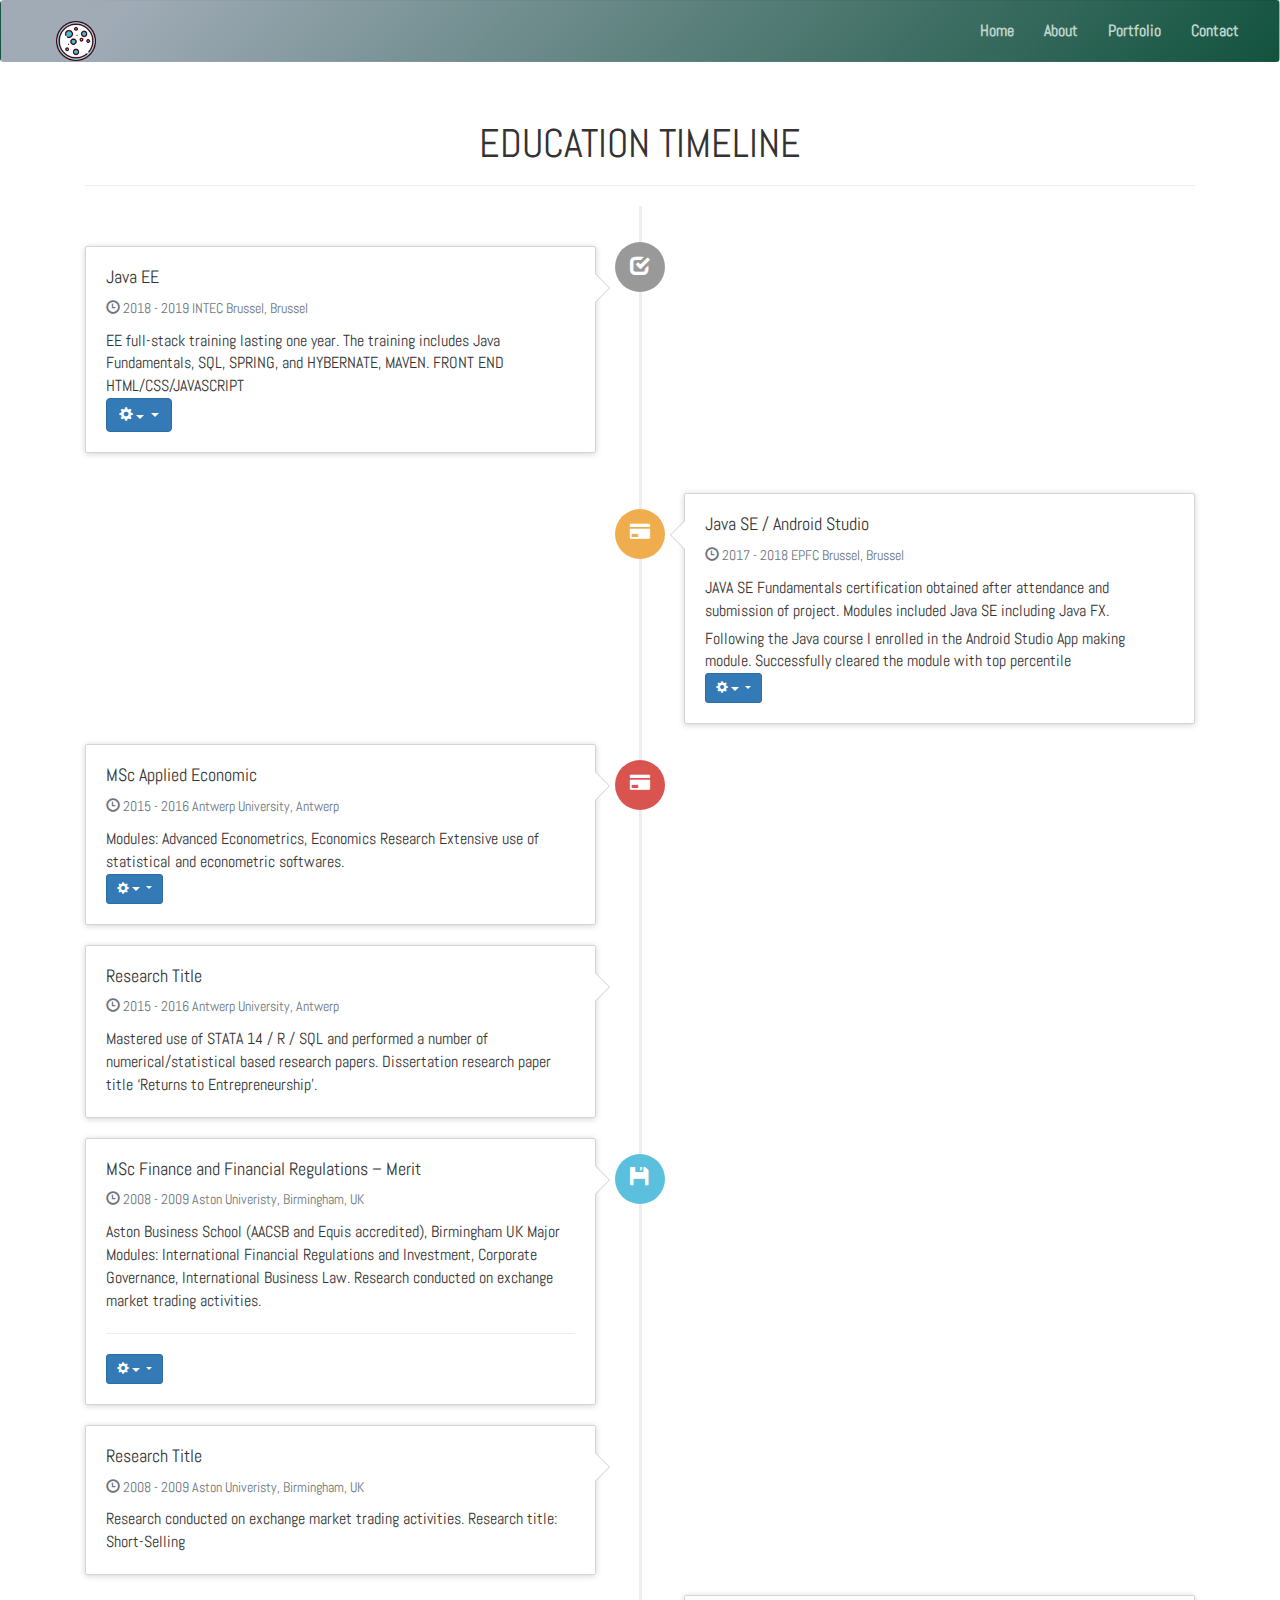
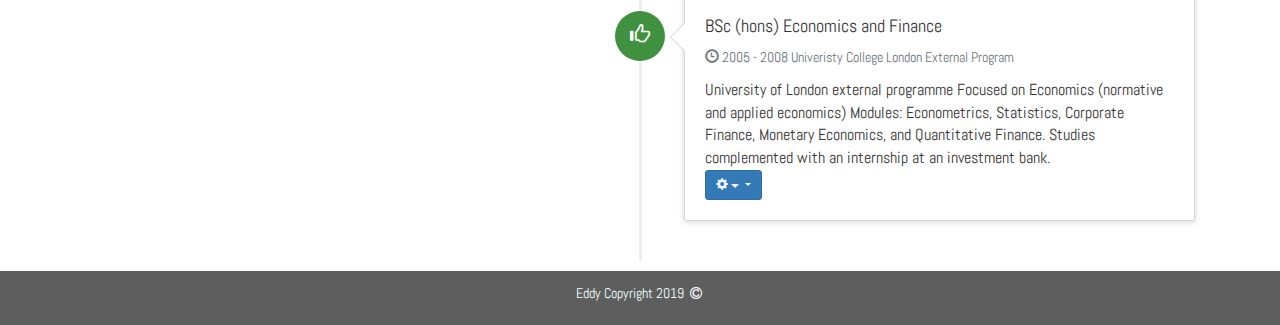
<file: src/main/webapp/education.html>
<!DOCTYPE html>


<head>
    <meta charset='utf-8'>

    <title>Eddy Portfolio</title>
    <meta name='viewport' content='width=device-width, initial-scale=1'>

    <link rel='stylesheet' type='text/css' media='screen' href='CSS/style.css'>

    <link rel="stylesheet" href="https://stackpath.bootstrapcdn.com/bootstrap/4.3.1/css/bootstrap.min.css">
    <link rel="stylesheet" href="https://stackpath.bootstrapcdn.com/font-awesome/4.7.0/css/font-awesome.min.css">
    <link href="https://stackpath.bootstrapcdn.com/font-awesome/4.7.0/css/font-awesome.min.css" rel="stylesheet"
        integrity="sha384-wvfXpqpZZVQGK6TAh5PVlGOfQNHSoD2xbE+QkPxCAFlNEevoEH3Sl0sibVcOQVnN" crossorigin="anonymous">


    <script src="https://code.jquery.com/jquery-3.3.1.slim.min.js"></script>
    <script src="https://cdnjs.cloudflare.com/ajax/libs/popper.js/1.14.7/umd/popper.min.js"></script>
    <script src="https://stackpath.bootstrapcdn.com/bootstrap/4.3.1/js/bootstrap.min.js"></script>
    <link href="//netdna.bootstrapcdn.com/bootstrap/3.0.3/css/bootstrap.min.css" rel="stylesheet" id="bootstrap-css">
    <script src="//netdna.bootstrapcdn.com/bootstrap/3.0.3/js/bootstrap.min.js"></script>
    <script src="//code.jquery.com/jquery-1.11.1.min.js"></script>

    <script src="js\smooth-scroll.js"></script>
    <script>
        var scroll = new SmoothScroll('a[href*="#"]');
    </script>
</head>

<body>
<!-- #region NAV BAR-->
<section id="nav-bar">

    <nav class="navbar navbar-expand-lg navbar-light">
        <a class="navbar-brand" href="#"><img src="resources\petri-dish.png" style="widows: 100px;height:40px"
                onclick="goBack()"></a>
        <script>
            function goBack() {
                window.history.back();
            }
        </script>

        <button class="navbar-toggler" type="button" data-toggle="collapse" data-target="#navbarNav"
            aria-controls="navbarNav" aria-expanded="false" aria-label="Toggle navigation">
            <span class="navbar-toggler-icon"></span>
        </button>
        <div class="collapse navbar-collapse" id="navbarNav">
            <ul class="navbar-nav ml-auto">
                <li class="nav-item ">
                    <a class="nav-link" href="index.html">Home </a>
                </li>
                <li class="nav-item">
                    <a class="nav-link" href="index.html#about">About</a>
                </li>
                <li class="nav-item">
                    <a class="nav-link" href="index.html#portfolio">Portfolio</a>
                </li>
                <li class="nav-item">
                    <a class="nav-link" href="index.html#contact">Contact</a>
                </li>
            </ul>
        </div>
    </nav>
</section>


<!-- #region EDUCATION TIMELINE-->

<section>

<div class="container">
    <div class="page-header">
        <h1 id="timeline">EDUCATION TIMELINE</h1>
    </div>

    <!-- #region INTEC JAVA EE-->
    <ul class="timeline">
        <li class="timeline">
            <div class="timeline-badge"><i class="glyphicon glyphicon-check"></i></div>
            <div class="timeline-panel">
                <div class="timeline-heading">
                    <h4 class="timeline-title">Java EE
                    </h4>
                    <p><small class="text-muted"><i class="glyphicon glyphicon-time"></i> 2018 - 2019 INTEC Brussel,
                            Brussel
                        </small></p>
                </div>
                <div class="timeline-body">
                    <p>EE full-stack training lasting one year. The training includes Java Fundamentals, SQL,
                        SPRING, and HYBERNATE, MAVEN. FRONT END HTML/CSS/JAVASCRIPT</p>
                    <div class="btn-group">
                        <button type="button" class="btn btn-primary dropdown-toggle" data-toggle="dropdown">
                            <i class="glyphicon glyphicon-cog"></i> <span class="caret"></span>
                        </button>
                        <ul class="dropdown-menu" role="menu">

                            <li><a href="http://www.intecbrussel.be/">Visit website</a></li>
                            <li><a href="http://www.intecbrussel.be/opleidingen/java-developer-1/">Program details</a>
                            </li>
                            <li><a href="http://www.intecbrussel.be/over-ons/">Check accreditations</a></li>

                        </ul>
                    </div>
                </div>
            </div>
        </li>



        <!-- #region EPFC ANDROID-->
        <li class="timeline-inverted">
            <div class="timeline-badge warning"><i class="glyphicon glyphicon-credit-card"></i></div>
            <div class="timeline-panel">
                <div class="timeline-heading">
                    <h4 class="timeline-title">Java SE / Android Studio</h4>
                </div>
                <p><small class="text-muted"><i class="glyphicon glyphicon-time"></i> 2017 - 2018 EPFC Brussel, Brussel
                    </small></p>
                <div class="timeline-body">
                    <p>JAVA SE Fundamentals certification obtained after attendance and submission of project.
                        Modules included Java SE including Java FX. </p>
                    <p>Following the Java course I enrolled in the
                        Android Studio App making module. Successfully cleared the module with top percentile</p>
                    <div class="btn-group">
                        <button type="button" class="btn btn-primary btn-sm dropdown-toggle" data-toggle="dropdown">
                            <i class="glyphicon glyphicon-cog"></i> <span class="caret"></span>
                        </button>
                        <ul class="dropdown-menu" role="menu">
                            
                            <li><a href="https://www.epfc.eu/">Visit website</a></li>
                            <li><a
                                    href="https://www.epfc.eu/formations/16-formations-informatiques/programmation/50-certification-java.html">Program
                                    details</a></li>
                                    <li><a href="https://www.epfc.eu/">Check accreditations</a></li>

                        </ul>
                    </div>
                </div>
            </div>
        </li>

        <!-- #region MSC ANTWERP UNI-->
        <li>
            <div class="timeline-badge danger"><i class="glyphicon glyphicon-credit-card"></i></div>
            <div class="timeline-panel">
                <div class="timeline-heading">
                    <h4 class="timeline-title">MSc Applied Economic</h4>
                </div>
                <p><small class="text-muted"><i class="glyphicon glyphicon-time"></i> 2015 - 2016 Antwerp University,
                        Antwerp
                    </small></p>
                <div class="timeline-body">
                    <p>
                        Modules: Advanced Econometrics, Economics Research Extensive use of statistical and
                        econometric softwares.
                    </p>
                    <div class="btn-group">
                        <button type="button" class="btn btn-primary btn-sm dropdown-toggle" data-toggle="dropdown">
                            <i class="glyphicon glyphicon-cog"></i> <span class="caret"></span>
                        </button>
                        <ul class="dropdown-menu" role="menu">

                            <li><a href="https://www.uantwerpen.be/en/">Visit website</a></li>
                            <li><a
                                    href="https://www.uantwerpen.be/en/study/education-and-training/master-economic-policy/profile/">Program
                                    details</a></li>
                            <li><a
                                    href="https://www.uantwerpen.be/en/about-uantwerp/faculties/faculty-of-business-and-economics/studying-and-education/accreditations-rankings/">Check
                                    accreditations</a></li>

                        </ul>
                    </div>
                </div>
            </div>
        </li>
       <!-- #region ANTWERP RESEARCH-->
        <li>
            <div class="timeline-panel">
                <div class="timeline-heading">
                    <h4 class="timeline-title">Research Title</h4>
                </div>
                <p><small class="text-muted"><i class="glyphicon glyphicon-time"></i> 2015 - 2016 Antwerp University,
                        Antwerp
                    </small></p>
                <div class="timeline-body">
                    <p>Mastered use of STATA 14 / R / SQL and performed a number of numerical/statistical based
                        research
                        papers. Dissertation research paper title ‘Returns to Entrepreneurship’. </p>
                </div>
            </div>
        </li>

        <!-- #region ASTON UNI UK-->
        <li>
            <div class="timeline-badge info"><i class="glyphicon glyphicon-floppy-disk"></i></div>
            <div class="timeline-panel">
                <div class="timeline-heading">
                    <h4 class="timeline-title">MSc Finance and Financial Regulations – Merit</h4>
                </div>
                <p><small class="text-muted"><i class="glyphicon glyphicon-time"></i> 2008 - 2009 Aston Univeristy,
                        Birmingham, UK
                    </small></p>
                <div class="timeline-body">
                    <p>Aston Business School (AACSB and Equis accredited), Birmingham UK Major Modules:
                        International Financial Regulations and Investment, Corporate Governance, International
                        Business Law. Research conducted on exchange market trading activities.</p>
                    <hr>
                    <div class="btn-group">
                        <button type="button" class="btn btn-primary btn-sm dropdown-toggle" data-toggle="dropdown">
                            <i class="glyphicon glyphicon-cog"></i> <span class="caret"></span>
                        </button>
                        <ul class="dropdown-menu" role="menu">
                            <li><a href="https://www2.aston.ac.uk/">Visit website</a></li>

                            <li><a href="https://www2.aston.ac.uk/study/courses/finance-msc">Program details</a></li>
                            <li><a
                                    href="https://www2.aston.ac.uk/study/postgraduate/taught-programmes/abs/rankings-and-accreditation/index">Check
                                    accreditations</a></li>


                        </ul>
                    </div>
                </div>
            </div>
        </li>
        <!-- #region ASTON RESEARCH PAPER-->
        <li>
            <div class="timeline-panel">
                <div class="timeline-heading">
                    <h4 class="timeline-title">Research Title</h4>
                </div>
                <p><small class="text-muted"><i class="glyphicon glyphicon-time"></i> 2008 - 2009 Aston Univeristy,
                        Birmingham, UK
                    </small></p>
                <div class="timeline-body">
                    <p>
                        Research conducted on exchange market trading activities.
                        Research title: Short-Selling </p>
                </div>
            </div>
        </li>

        <!-- #region BSC UCL-->
        <li class="timeline-inverted">
            <div class="timeline-badge success"><i class="glyphicon glyphicon-thumbs-up"></i></div>
            <div class="timeline-panel">
                <div class="timeline-heading">
                    <h4 class="timeline-title">BSc (hons) Economics and Finance</h4>
                </div>
                <p><small class="text-muted"><i class="glyphicon glyphicon-time"></i> 2005 - 2008 Univeristy College
                        London External Program
                    </small></p>
                <div class="timeline-body">
                    <p>
                        University of London external programme
                        Focused on Economics (normative and applied economics) Modules: Econometrics, Statistics,
                        Corporate Finance, Monetary Economics, and Quantitative Finance. Studies complemented with
                        an internship at an investment bank. </p>
                </div>
                <div class="btn-group">
                    <button type="button" class="btn btn-primary btn-sm dropdown-toggle" data-toggle="dropdown">
                        <i class="glyphicon glyphicon-cog"></i> <span class="caret"></span>
                    </button>
                    <ul class="dropdown-menu" role="menu">
                        <li><a href="https://london.ac.uk/">Visit website</a></li>
                        <li><a href="https://london.ac.uk/courses/economics-and-finance">Program details</a></li>
                        <li><a href="https://www.ucl.ac.uk/nhfi/about/accreditation">Check accreditations</a></li>



                    </ul>
                </div>
            </div>
        </li>
    </ul>
</div>

</section>

</body>

<!-- #FOOTER-->
<section id="footer">
    <div class="container text-center">
        <p>Eddy Copyright 2019 <i class="fa fa-copyright"></i></p>
    </div>
</section>
<!-- #FOOTER-->


</html>
</file>
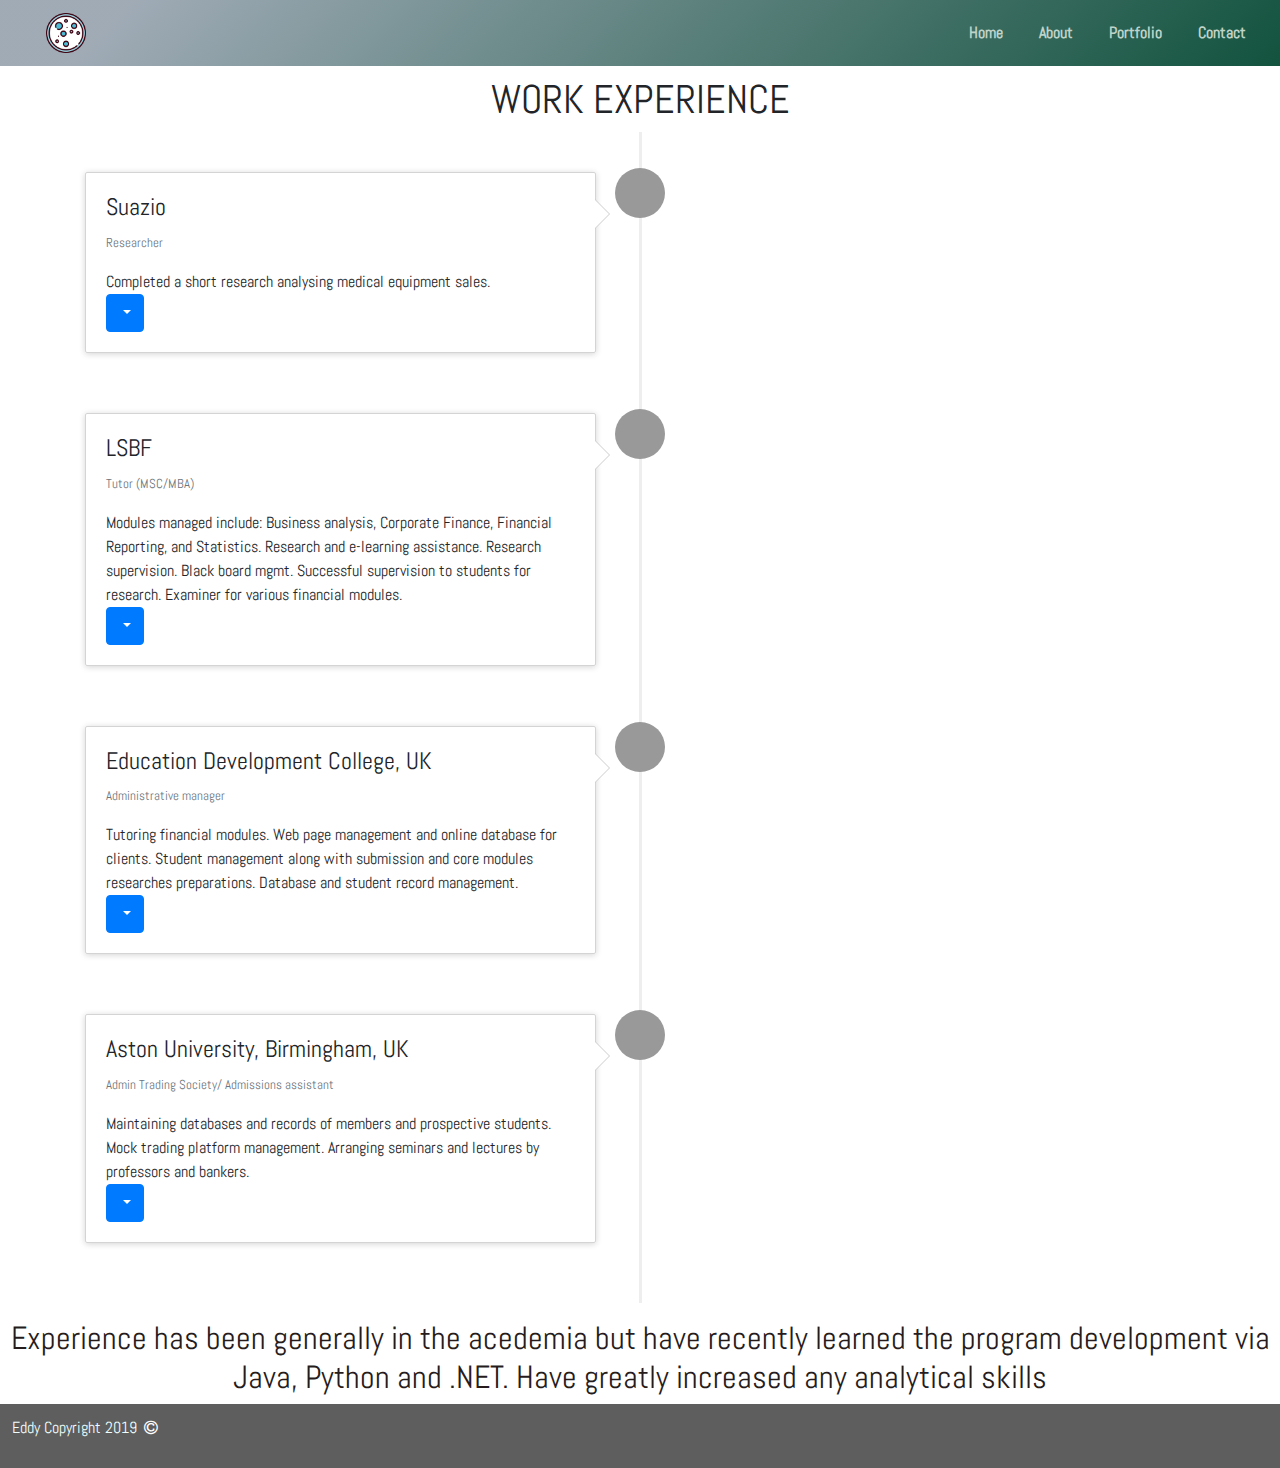
<file: src/main/webapp/experience.html>
<!DOCTYPE html>


<head>
    <meta charset='utf-8'>

    <title>Eddy Portfolio</title>
    <meta name='viewport' content='width=device-width, initial-scale=1'>

    <link rel='stylesheet' type='text/css' media='screen' href='CSS/style.css'>

    <link rel="stylesheet" href="https://stackpath.bootstrapcdn.com/bootstrap/4.3.1/css/bootstrap.min.css">
    <link rel="stylesheet" href="https://stackpath.bootstrapcdn.com/font-awesome/4.7.0/css/font-awesome.min.css">
    <link href="https://stackpath.bootstrapcdn.com/font-awesome/4.7.0/css/font-awesome.min.css" rel="stylesheet"
        integrity="sha384-wvfXpqpZZVQGK6TAh5PVlGOfQNHSoD2xbE+QkPxCAFlNEevoEH3Sl0sibVcOQVnN" crossorigin="anonymous">


    <script src="https://code.jquery.com/jquery-3.3.1.slim.min.js"></script>
    <script src="https://cdnjs.cloudflare.com/ajax/libs/popper.js/1.14.7/umd/popper.min.js"></script>
    <script src="https://stackpath.bootstrapcdn.com/bootstrap/4.3.1/js/bootstrap.min.js"></script>
    <script src="//code.jquery.com/jquery-1.11.1.min.js"></script>

    <script src="js\smooth-scroll.js"></script>
    <script>
        var scroll = new SmoothScroll('a[href*="#"]');
    </script>
</head>

<body>

    <!-- #region NAVBAR-->
    <section id="nav-bar">
        <nav class="navbar navbar-expand-lg navbar-light">
            <a class="navbar-brand" href="#"><img src="resources\petri-dish.png" style="widows: 100px;height:40px"
                    onclick="goBack()"></a>
            <script>
                function goBack() {
                    window.history.back();
                }
            </script>

            <button class="navbar-toggler" type="button" data-toggle="collapse" data-target="#navbarNav"
                aria-controls="navbarNav" aria-expanded="false" aria-label="Toggle navigation">
                <span class="navbar-toggler-icon"></span>
            </button>
            <div class="collapse navbar-collapse" id="navbarNav">
                <ul class="navbar-nav ml-auto">
                    <li class="nav-item ">
                        <a class="nav-link" href="experience.html">Home </a>
                    </li>
                    <li class="nav-item">
                        <a class="nav-link" href="experience.html#about">About</a>
                    </li>
                    <li class="nav-item">
                        <a class="nav-link" href="experience.html#portfolio">Portfolio</a>
                    </li>
                    <li class="nav-item">
                        <a class="nav-link" href="experience.html#contact">Contact</a>
                    </li>
                </ul>
            </div>
        </nav>
    </section>




<!-- #region WORK EXPERIENCE TIMELINE-->



        <section>

            <div class="container">
                <div class="page-header">
                    <h1 id="timeline">WORK EXPERIENCE</h1>
                </div>

                <!-- #region SUAZIO-->
                <ul class="timeline">
                    <li class="timeline">
                        <div class="timeline-badge"><i class="glyphicon glyphicon-check"></i></div>
                        <div class="timeline-panel">
                            <div class="timeline-heading">
                                <h4 class="timeline-title">Suazio
                                </h4>
                                <p><small class="text-muted"><i class="glyphicon glyphicon-time"></i> Researcher
                                    </small></p>
                            </div>
                            <div class="timeline-body">
                                <p>Completed a short research analysing medical equipment sales. </p>
                                <div class="btn-group">
                                    <button type="button" class="btn btn-primary dropdown-toggle"
                                        data-toggle="dropdown">
                                        <i class="glyphicon glyphicon-cog"></i> <span class="caret"></span>
                                    </button>
                                    <ul class="dropdown-menu" role="menu">

                                        <li><a href="http://www.intecbrussel.be/">Visit website</a></li>
                                        <li><a href="http://www.intecbrussel.be/opleidingen/java-developer-1/">Program
                                                details</a>
                                        </li>
                                        <li><a href="http://www.intecbrussel.be/over-ons/">Check accreditations</a></li>

                                    </ul>
                                </div>
                            </div>
                        </div>
                    </li>

                    <!-- #region LSBF-->

                    <li class="timeline">
                        <div class="timeline-badge"><i class="glyphicon glyphicon-check"></i></div>
                        <div class="timeline-panel">
                            <div class="timeline-heading">
                                <h4 class="timeline-title">LSBF
                                </h4>
                                <p><small class="text-muted"><i class="glyphicon glyphicon-time"></i> Tutor (MSC/MBA)
                                    </small></p>
                            </div>
                            <div class="timeline-body">
                                <p>Modules managed include: Business analysis, Corporate Finance, Financial
                                    Reporting, and Statistics. Research and e-learning assistance. Research supervision.
                                    Black board mgmt. Successful supervision to students for research. Examiner for
                                    various
                                    financial modules. </p>
                                <div class="btn-group">
                                    <button type="button" class="btn btn-primary dropdown-toggle"
                                        data-toggle="dropdown">
                                        <i class="glyphicon glyphicon-cog"></i> <span class="caret"></span>
                                    </button>
                                    <ul class="dropdown-menu" role="menu">

                                        <li><a href="http://www.intecbrussel.be/">Visit website</a></li>
                                        <li><a href="http://www.intecbrussel.be/opleidingen/java-developer-1/">Program
                                                details</a>
                                        </li>
                                        <li><a href="http://www.intecbrussel.be/over-ons/">Check accreditations</a></li>

                                    </ul>
                                </div>
                            </div>
                        </div>
                    </li>

                    <!-- #region EDC-->

                    <li class="timeline">
                        <div class="timeline-badge"><i class="glyphicon glyphicon-check"></i></div>
                        <div class="timeline-panel">
                            <div class="timeline-heading">
                                <h4 class="timeline-title">Education Development College, UK
                                </h4>
                                <p><small class="text-muted"><i class="glyphicon glyphicon-time"></i> Administrative
                                        manager
                                    </small></p>
                            </div>
                            <div class="timeline-body">
                                <p>Tutoring financial modules. Web page management and online database for clients.
                                    Student management along with submission and core modules researches preparations.
                                    Database and student record management. </p>
                                <div class="btn-group">
                                    <button type="button" class="btn btn-primary dropdown-toggle"
                                        data-toggle="dropdown">
                                        <i class="glyphicon glyphicon-cog"></i> <span class="caret"></span>
                                    </button>
                                    <ul class="dropdown-menu" role="menu">

                                        <li><a href="http://www.intecbrussel.be/">Visit website</a></li>
                                        <li><a href="http://www.intecbrussel.be/opleidingen/java-developer-1/">Program
                                                details</a>
                                        </li>
                                        <li><a href="http://www.intecbrussel.be/over-ons/">Check accreditations</a></li>

                                    </ul>
                                </div>
                            </div>
                        </div>
                    </li>

                    <!-- #region ASTON-->

                    <li class="timeline">
                        <div class="timeline-badge"><i class="glyphicon glyphicon-check"></i></div>
                        <div class="timeline-panel">
                            <div class="timeline-heading">
                                <h4 class="timeline-title">Aston University, Birmingham, UK
                                </h4>
                                <p><small class="text-muted"><i class="glyphicon glyphicon-time"></i> Admin Trading
                                        Society/ Admissions assistant
                                    </small></p>
                            </div>
                            <div class="timeline-body">
                                <p>Maintaining databases and records of members and prospective students.
                                    Mock trading platform management. Arranging seminars and lectures by professors and
                                    bankers.</p>
                                <div class="btn-group">
                                    <button type="button" class="btn btn-primary dropdown-toggle"
                                        data-toggle="dropdown">
                                        <i class="glyphicon glyphicon-cog"></i> <span class="caret"></span>
                                    </button>
                                    <ul class="dropdown-menu" role="menu">

                                        <li><a href="http://www.intecbrussel.be/">Visit website</a></li>
                                        <li><a href="http://www.intecbrussel.be/opleidingen/java-developer-1/">Program
                                                details</a>
                                        </li>
                                        <li><a href="http://www.intecbrussel.be/over-ons/">Check accreditations</a></li>

                                    </ul>
                                </div>
                            </div>
                        </div>
                    </li>
                </ul>


</div>
        </section>


       
        <!-- #region DESCRIPTION-->
            <div class="des">
                <h2>
                    Experience has been generally in the acedemia but have recently learned the program development via
                    Java, Python and .NET. Have greatly increased any analytical skills

                </h2>
            </div>

        </section>
</body>

        <!-- #FOOTER-->
        <section id="footer">
            <div class="footer">
                <p>Eddy Copyright 2019 <i class="fa fa-copyright"></i></p>
            </div>
        </section>
        <!-- #FOOTER-->


        </html>
</file>
<file: src/main/webapp/CSS/style.css>
@import "slider.css";
@import url('https://fonts.googleapis.com/css?family=Abel&display=swap');
@import "about.css";
@import "portfolio.css";
@import "contact.css";
@import "footer.css";
@import "portfoliocarddeck.css";
@import "education.css";







*{margin: 0;
padding: 0;
}
#nav-bar{
   margin-bottom: 10px;

   }

.nav-bar{
    position: -webkit-sticky;
    position: sticky;
    top: 0;
    z-index: 10;
   
}
.navbar-brand img{
    height: 40px;
    padding-left: 30px;
    
}


.navbar-nav li{
    padding: 0 10px;

}
.navbar-nav li a{
    float: right;
    text-align: left;
    
}
#nav-bar ul li a:hover 
{
    color: #4395ec!important;

}
.navbar{

    background-image: linear-gradient(135deg, #17324d69 10%, rgb(18, 83, 62) 100%);
}
.navbar-toggler{
    border: none!important;
}
.navbar-nav{
    float: right!important;
}



.nav-link{
    color: rgb(190, 211, 201)!important;
    font-weight: 600;
    font-size: 16px;
    font-family: 'Abel', sans-serif;
   

}
.navbar navbar-expand-lg navbar-light{
background: #007bff;
}
.myname{
    font-weight: 600;
    font-size: 30px;
    font-family: 'Abel', sans-serif;

}
body {background-color: coral;}
</file>
